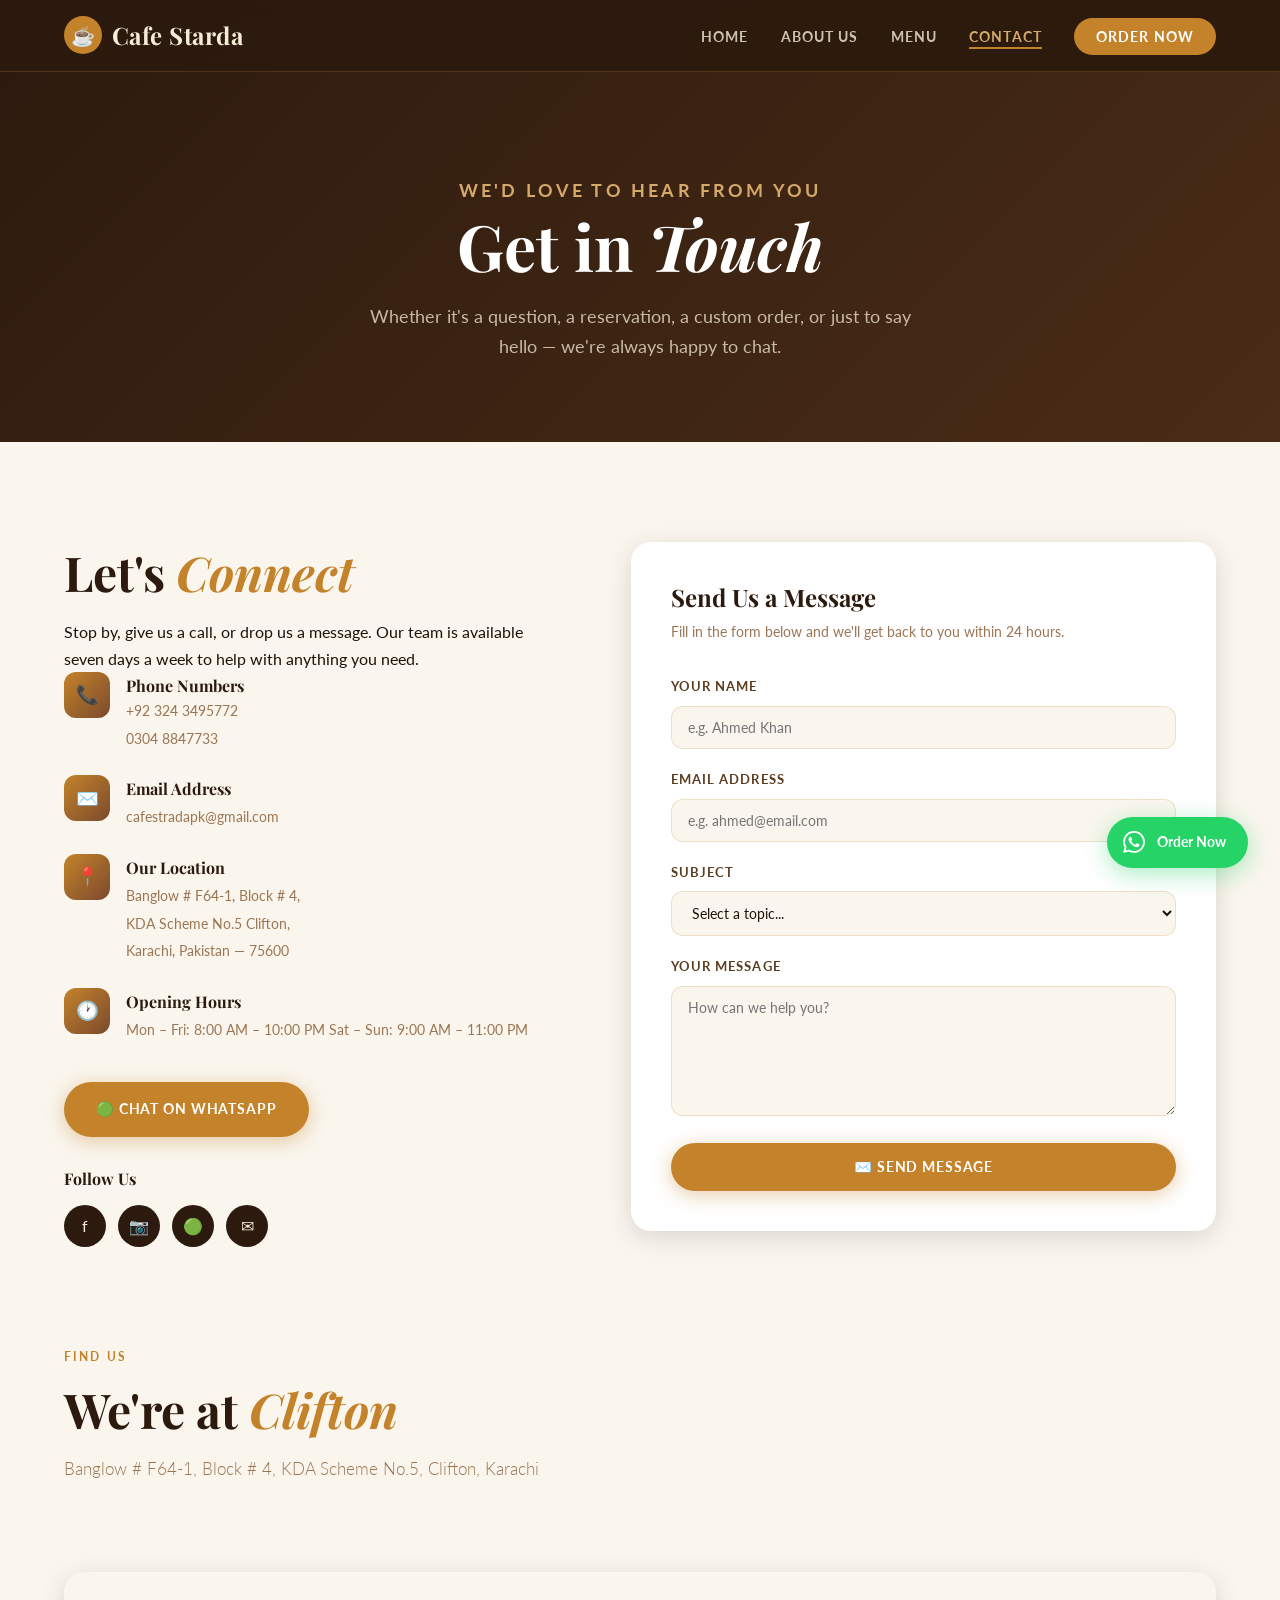
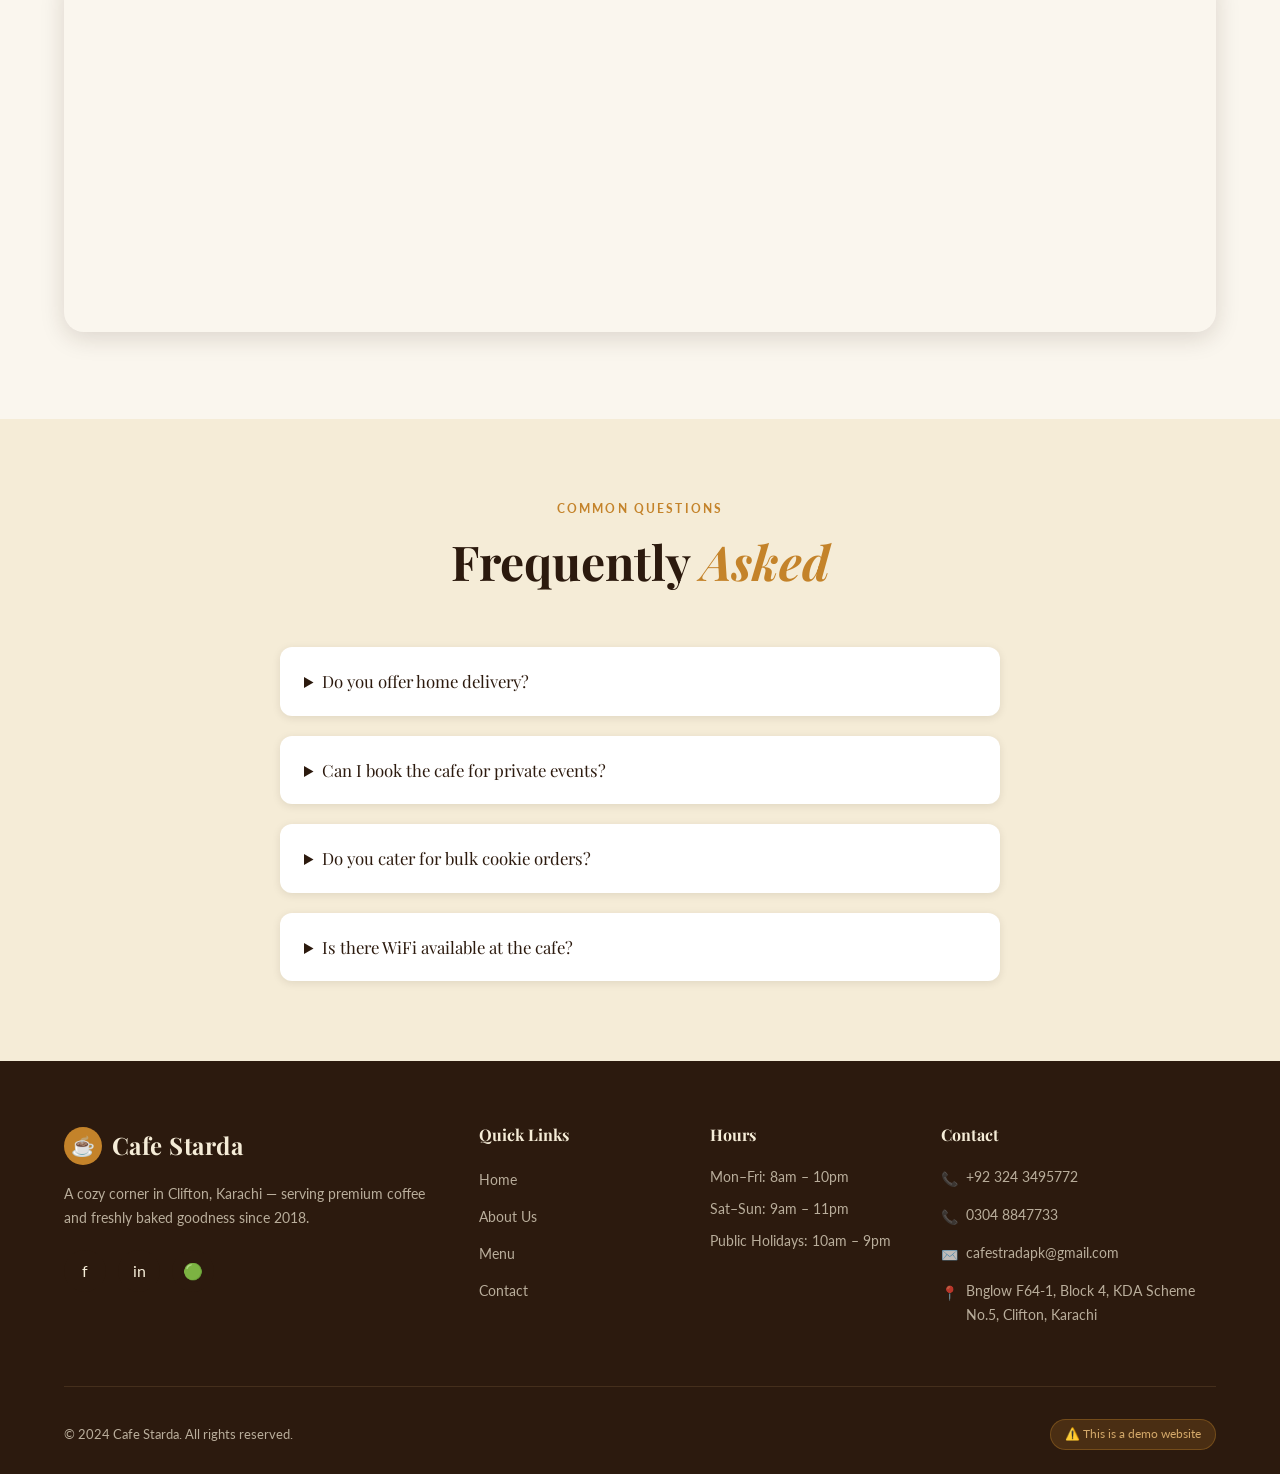
<file: contact.html>
<!DOCTYPE html>
<html lang="en">
<head>
  <meta charset="UTF-8" />
  <meta name="viewport" content="width=device-width, initial-scale=1.0" />
  <title>Contact — Cafe Starda</title>
  <link rel="stylesheet" href="style.css" />
  <link rel="icon" href="data:image/svg+xml,<svg xmlns='http://www.w3.org/2000/svg' viewBox='0 0 100 100'><text y='.9em' font-size='90'>☕</text></svg>" />
</head>
<body>

<!-- NAVBAR -->
<nav class="navbar">
  <a href="index.html" class="nav-logo">
    <div class="logo-icon">☕</div>
    Cafe Starda
  </a>
  <ul class="nav-links">
    <li><a href="index.html">Home</a></li>
    <li><a href="about.html">About Us</a></li>
    <li><a href="menu.html">Menu</a></li>
    <li><a href="contact.html">Contact</a></li>
    <li><a href="https://wa.me/923243495772" target="_blank" class="nav-cta">Order Now</a></li>
  </ul>
  <div class="nav-toggle">
    <span></span><span></span><span></span>
  </div>
</nav>

<!-- PAGE HERO -->
<div class="page-hero">
  <p class="section-label">We'd Love to Hear From You</p>
  <h1>Get in <em>Touch</em></h1>
  <p>Whether it's a question, a reservation, a custom order, or just to say hello — we're always happy to chat.</p>
</div>

<!-- CONTACT SECTION -->
<div class="contact-section">

  <!-- INFO SIDE -->
  <div class="animate">
    <h2 class="section-title">Let's <em>Connect</em></h2>
    <p>Stop by, give us a call, or drop us a message. Our team is available seven days a week to help with anything you need.</p>

    <div class="contact-details">

      <div class="contact-item">
        <div class="contact-icon-wrap">📞</div>
        <div class="contact-item-text">
          <strong>Phone Numbers</strong>
          <a href="tel:+923243495772" style="display:block;">+92 324 3495772</a>
          <a href="tel:03048847733">0304 8847733</a>
        </div>
      </div>

      <div class="contact-item">
        <div class="contact-icon-wrap">✉️</div>
        <div class="contact-item-text">
          <strong>Email Address</strong>
          <a href="mailto:cafestradapk@gmail.com">cafestradapk@gmail.com</a>
        </div>
      </div>

      <div class="contact-item">
        <div class="contact-icon-wrap">📍</div>
        <div class="contact-item-text">
          <strong>Our Location</strong>
          <span>Banglow # F64-1, Block # 4,<br>KDA Scheme No.5 Clifton,<br>Karachi, Pakistan — 75600</span>
        </div>
      </div>

      <div class="contact-item">
        <div class="contact-icon-wrap">🕐</div>
        <div class="contact-item-text">
          <strong>Opening Hours</strong>
          <span>Mon – Fri: 8:00 AM – 10:00 PM</span>
          <span>Sat – Sun: 9:00 AM – 11:00 PM</span>
        </div>
      </div>

    </div>

    <!-- QUICK WHATSAPP -->
    <a href="https://wa.me/923243495772?text=Hello%20Cafe%20Starda!%20I%20have%20a%20question." target="_blank" class="btn-primary" style="margin-bottom:2rem; display:inline-flex;">
      🟢 Chat on WhatsApp
    </a>

    <h3 style="font-size:1rem; color:var(--espresso); margin-bottom:1rem;">Follow Us</h3>
    <div class="social-links">
      <a href="#" class="social-link" title="Facebook">f</a>
      <a href="#" class="social-link" title="Instagram">📷</a>
      <a href="https://wa.me/923243495772" target="_blank" class="social-link" title="WhatsApp">🟢</a>
      <a href="mailto:cafestradapk@gmail.com" class="social-link" title="Email">✉</a>
    </div>
  </div>

  <!-- FORM SIDE -->
  <div class="contact-form-wrap animate">
    <h3>Send Us a Message</h3>
    <p>Fill in the form below and we'll get back to you within 24 hours.</p>

    <form id="contactForm" novalidate>

      <div class="form-group">
        <label for="name">Your Name</label>
        <input type="text" id="name" placeholder="e.g. Ahmed Khan" autocomplete="name" />
        <p class="form-error" id="nameError">Please enter your full name.</p>
      </div>

      <div class="form-group">
        <label for="email">Email Address</label>
        <input type="email" id="email" placeholder="e.g. ahmed@email.com" autocomplete="email" />
        <p class="form-error" id="emailError">Please enter a valid email address.</p>
      </div>

      <div class="form-group">
        <label for="subject">Subject</label>
        <select id="subject">
          <option value="">Select a topic...</option>
          <option>General Inquiry</option>
          <option>Order / Catering</option>
          <option>Feedback</option>
          <option>Reservation</option>
          <option>Other</option>
        </select>
      </div>

      <div class="form-group">
        <label for="message">Your Message</label>
        <textarea id="message" placeholder="How can we help you?"></textarea>
        <p class="form-error" id="messageError">Please write your message.</p>
      </div>

      <button type="submit" class="btn-primary" style="width:100%; justify-content:center;">
        ✉️ Send Message
      </button>

      <div class="form-success" id="formSuccess">
        ✅ Thank you! Your message has been sent. We'll reply within 24 hours.
      </div>

    </form>
  </div>
</div>

<!-- MAP -->
<div class="map-section animate">
  <div class="section-header" style="padding:0 0 2rem;">
    <p class="section-label">Find Us</p>
    <h2 class="section-title">We're at <em>Clifton</em></h2>
    <p class="section-desc">Banglow # F64-1, Block # 4, KDA Scheme No.5, Clifton, Karachi</p>
  </div>
  <!-- Google Maps embed for Clifton, Karachi -->
  <iframe
    src="https://www.google.com/maps/embed?pb=!1m18!1m12!1m3!1d3619.812738537476!2d67.02741281500905!3d24.808944984074396!2m3!1f0!2f0!3f0!3m2!1i1024!2i768!4f13.1!3m3!1m2!1s0x3eb33d5158b5d461%3A0x2fffc1ac4f6b92fe!2sClifton%20Block%204%2C%20Karachi!5e0!3m2!1sen!2spk!4v1680000000000!5m2!1sen!2spk"
    allowfullscreen
    loading="lazy"
    referrerpolicy="no-referrer-when-downgrade"
    title="Cafe Starda Location — Clifton, Karachi"
  ></iframe>
</div>

<!-- FAQ -->
<section style="padding:80px 5%; background:var(--cream);">
  <div class="section-header centered animate">
    <p class="section-label">Common Questions</p>
    <h2 class="section-title">Frequently <em>Asked</em></h2>
  </div>
  <div style="max-width:720px; margin:0 auto; display:flex; flex-direction:column; gap:1.25rem;">
    <details class="animate" style="background:var(--white); border-radius:var(--radius); padding:1.25rem 1.5rem; box-shadow:var(--shadow-sm); cursor:pointer;">
      <summary style="font-family:'Playfair Display',serif; font-size:1.05rem; color:var(--espresso); outline:none;">Do you offer home delivery?</summary>
      <p style="color:var(--text-light); font-size:.9rem; margin-top:.75rem; line-height:1.7;">Currently, we don't have in-house delivery, but you can order via WhatsApp and we'll help coordinate with local delivery services. Contact us for details!</p>
    </details>
    <details class="animate" style="background:var(--white); border-radius:var(--radius); padding:1.25rem 1.5rem; box-shadow:var(--shadow-sm); cursor:pointer;">
      <summary style="font-family:'Playfair Display',serif; font-size:1.05rem; color:var(--espresso); outline:none;">Can I book the cafe for private events?</summary>
      <p style="color:var(--text-light); font-size:.9rem; margin-top:.75rem; line-height:1.7;">Yes! We offer private event bookings for birthdays, bridal showers, corporate meetings, and more. Reach out via the contact form or WhatsApp for availability.</p>
    </details>
    <details class="animate" style="background:var(--white); border-radius:var(--radius); padding:1.25rem 1.5rem; box-shadow:var(--shadow-sm); cursor:pointer;">
      <summary style="font-family:'Playfair Display',serif; font-size:1.05rem; color:var(--espresso); outline:none;">Do you cater for bulk cookie orders?</summary>
      <p style="color:var(--text-light); font-size:.9rem; margin-top:.75rem; line-height:1.7;">Absolutely! We take bulk orders for cookie boxes, gifting, and corporate events. Minimum 24 hours notice required. WhatsApp us for pricing.</p>
    </details>
    <details class="animate" style="background:var(--white); border-radius:var(--radius); padding:1.25rem 1.5rem; box-shadow:var(--shadow-sm); cursor:pointer;">
      <summary style="font-family:'Playfair Display',serif; font-size:1.05rem; color:var(--espresso); outline:none;">Is there WiFi available at the cafe?</summary>
      <p style="color:var(--text-light); font-size:.9rem; margin-top:.75rem; line-height:1.7;">Yes, we have complimentary high-speed WiFi for all guests. Just ask our staff for the password when you arrive!</p>
    </details>
  </div>
</section>

<!-- FOOTER -->
<footer>
  <div class="footer-grid">
    <div class="footer-brand">
      <a href="index.html" class="nav-logo" style="margin-bottom:1rem; display:inline-flex;">
        <div class="logo-icon">☕</div>
        Cafe Starda
      </a>
      <p>A cozy corner in Clifton, Karachi — serving premium coffee and freshly baked goodness since 2018.</p>
      <div class="social-links">
        <a href="#" class="social-link">f</a>
        <a href="#" class="social-link">in</a>
        <a href="https://wa.me/923243495772" target="_blank" class="social-link">🟢</a>
      </div>
    </div>
    <div class="footer-col">
      <h4>Quick Links</h4>
      <ul>
        <li><a href="index.html">Home</a></li>
        <li><a href="about.html">About Us</a></li>
        <li><a href="menu.html">Menu</a></li>
        <li><a href="contact.html">Contact</a></li>
      </ul>
    </div>
    <div class="footer-col">
      <h4>Hours</h4>
      <ul>
        <li style="font-size:.875rem; margin-bottom:.5rem;">Mon–Fri: 8am – 10pm</li>
        <li style="font-size:.875rem; margin-bottom:.5rem;">Sat–Sun: 9am – 11pm</li>
        <li style="font-size:.875rem;">Public Holidays: 10am – 9pm</li>
      </ul>
    </div>
    <div class="footer-col">
      <h4>Contact</h4>
      <div class="footer-contact-item"><span>📞</span><a href="tel:+923243495772" style="color:rgba(245,236,215,.7)">+92 324 3495772</a></div>
      <div class="footer-contact-item"><span>📞</span><a href="tel:03048847733" style="color:rgba(245,236,215,.7)">0304 8847733</a></div>
      <div class="footer-contact-item"><span>✉️</span><a href="mailto:cafestradapk@gmail.com" style="color:rgba(245,236,215,.7)">cafestradapk@gmail.com</a></div>
      <div class="footer-contact-item"><span>📍</span><span>Bnglow F64-1, Block 4, KDA Scheme No.5, Clifton, Karachi</span></div>
    </div>
  </div>
  <div class="footer-bottom">
    <p>© 2024 Cafe Starda. All rights reserved.</p>
    <span class="demo-notice">⚠️ This is a demo website</span>
  </div>
</footer>

<!-- WHATSAPP FLOAT -->
<a href="https://wa.me/923243495772?text=Hello%20Cafe%20Starda!%20I'd%20like%20to%20order." target="_blank" class="wa-float">
  <svg viewBox="0 0 24 24"><path d="M17.472 14.382c-.297-.149-1.758-.867-2.03-.967-.273-.099-.471-.148-.67.15-.197.297-.767.966-.94 1.164-.173.199-.347.223-.644.075-.297-.15-1.255-.463-2.39-1.475-.883-.788-1.48-1.761-1.653-2.059-.173-.297-.018-.458.13-.606.134-.133.298-.347.446-.52.149-.174.198-.298.298-.497.099-.198.05-.371-.025-.52-.075-.149-.669-1.612-.916-2.207-.242-.579-.487-.5-.669-.51-.173-.008-.371-.01-.57-.01-.198 0-.52.074-.792.372-.272.297-1.04 1.016-1.04 2.479 0 1.462 1.065 2.875 1.213 3.074.149.198 2.096 3.2 5.077 4.487.709.306 1.262.489 1.694.625.712.227 1.36.195 1.871.118.571-.085 1.758-.719 2.006-1.413.248-.694.248-1.289.173-1.413-.074-.124-.272-.198-.57-.347m-5.421 7.403h-.004a9.87 9.87 0 01-5.031-1.378l-.361-.214-3.741.982.998-3.648-.235-.374a9.86 9.86 0 01-1.51-5.26c.001-5.45 4.436-9.884 9.888-9.884 2.64 0 5.122 1.03 6.988 2.898a9.825 9.825 0 012.893 6.994c-.003 5.45-4.437 9.884-9.885 9.884m8.413-18.297A11.815 11.815 0 0012.05 0C5.495 0 .16 5.335.157 11.892c0 2.096.547 4.142 1.588 5.945L.057 24l6.305-1.654a11.882 11.882 0 005.683 1.448h.005c6.554 0 11.89-5.335 11.893-11.893a11.821 11.821 0 00-3.48-8.413z"/></svg>
  <span class="wa-text">Order Now</span>
</a>

<script src="script.js"></script>
</body>
</html>
</file>
<file: style.css>
/* ===== FONTS ===== */
@import url('https://fonts.googleapis.com/css2?family=Playfair+Display:ital,wght@0,400;0,600;0,700;1,400&family=Lato:wght@300;400;700&display=swap');

/* ===== RESET & BASE ===== */
*, *::before, *::after { box-sizing: border-box; margin: 0; padding: 0; }

:root {
  --espresso:   #2C1A0E;
  --roast:      #4A2C17;
  --mocha:      #7B4A2D;
  --caramel:    #C4832A;
  --latte:      #D4A96A;
  --cream:      #F5ECD7;
  --parchment:  #FAF6EE;
  --white:      #FFFFFF;
  --text-dark:  #1E1209;
  --text-mid:   #5C3D20;
  --text-light: #9C7653;
  --shadow-sm:  0 2px 8px rgba(44,26,14,0.10);
  --shadow-md:  0 6px 24px rgba(44,26,14,0.15);
  --shadow-lg:  0 12px 48px rgba(44,26,14,0.20);
  --radius:     12px;
  --radius-lg:  20px;
  --transition: 0.3s cubic-bezier(.4,0,.2,1);
}

html { scroll-behavior: smooth; font-size: 16px; }

body {
  font-family: 'Lato', sans-serif;
  background: var(--parchment);
  color: var(--text-dark);
  line-height: 1.7;
  overflow-x: hidden;
}

h1, h2, h3, h4 { font-family: 'Playfair Display', serif; line-height: 1.25; }
a { text-decoration: none; color: inherit; }
img { display: block; max-width: 100%; }
ul { list-style: none; }

/* ===== SCROLLBAR ===== */
::-webkit-scrollbar { width: 6px; }
::-webkit-scrollbar-track { background: var(--cream); }
::-webkit-scrollbar-thumb { background: var(--caramel); border-radius: 3px; }

/* ===== NAVBAR ===== */
.navbar {
  position: fixed; top: 0; left: 0; right: 0; z-index: 1000;
  background: rgba(44, 26, 14, 0.97);
  backdrop-filter: blur(12px);
  padding: 0 5%;
  display: flex; align-items: center; justify-content: space-between;
  height: 72px;
  border-bottom: 1px solid rgba(196,131,42,0.25);
  transition: background var(--transition), box-shadow var(--transition);
}
.navbar.scrolled { box-shadow: var(--shadow-lg); }

.nav-logo {
  display: flex; align-items: center; gap: 10px;
  font-family: 'Playfair Display', serif;
  font-size: 1.5rem; font-weight: 700;
  color: var(--cream);
  letter-spacing: 0.02em;
}
.nav-logo .logo-icon {
  width: 38px; height: 38px;
  background: var(--caramel);
  border-radius: 50%;
  display: flex; align-items: center; justify-content: center;
  font-size: 1.2rem;
}

.nav-links {
  display: flex; align-items: center; gap: 2rem;
}
.nav-links a {
  color: rgba(245,236,215,0.8);
  font-size: 0.875rem;
  font-weight: 700;
  letter-spacing: 0.08em;
  text-transform: uppercase;
  position: relative;
  padding: 4px 0;
  transition: color var(--transition);
}
.nav-links a::after {
  content: '';
  position: absolute; bottom: 0; left: 0;
  width: 0; height: 2px;
  background: var(--caramel);
  transition: width var(--transition);
}
.nav-links a:hover, .nav-links a.active { color: var(--latte); }
.nav-links a:hover::after, .nav-links a.active::after { width: 100%; }

.nav-cta {
  background: var(--caramel);
  color: var(--white) !important;
  padding: 10px 22px !important;
  border-radius: 50px;
  font-weight: 700 !important;
  transition: background var(--transition), transform var(--transition) !important;
}
.nav-cta:hover { background: var(--mocha) !important; transform: translateY(-1px); }
.nav-cta::after { display: none !important; }

.nav-toggle {
  display: none;
  flex-direction: column; gap: 5px;
  cursor: pointer; padding: 4px;
}
.nav-toggle span {
  display: block; width: 26px; height: 2px;
  background: var(--cream);
  border-radius: 2px;
  transition: all var(--transition);
}
.nav-toggle.active span:nth-child(1) { transform: rotate(45deg) translate(5px, 5px); }
.nav-toggle.active span:nth-child(2) { opacity: 0; }
.nav-toggle.active span:nth-child(3) { transform: rotate(-45deg) translate(5px, -5px); }

/* ===== HERO ===== */
.hero {
  min-height: 100vh;
  position: relative;
  display: flex; align-items: center;
  overflow: hidden;
  background: var(--espresso);
}
.hero-bg {
  position: absolute; inset: 0;
  background:
    linear-gradient(to bottom right, rgba(44,26,14,0.75) 0%, rgba(74,44,23,0.55) 100%),
    url('https://images.unsplash.com/photo-1501339847302-ac426a4a7cbb?w=1600&q=80') center/cover no-repeat;
  transform: scale(1.05);
  animation: heroZoom 8s ease forwards;
}
@keyframes heroZoom { to { transform: scale(1); } }
.hero-overlay {
  position: absolute; inset: 0;
  background: radial-gradient(ellipse at 30% 50%, rgba(196,131,42,0.12) 0%, transparent 70%);
}

.hero-content {
  position: relative; z-index: 2;
  max-width: 700px;
  padding: 0 5%;
  margin-top: 72px;
  animation: fadeUp 1s 0.3s both;
}
.hero-badge {
  display: inline-flex; align-items: center; gap: 8px;
  background: rgba(196,131,42,0.2);
  border: 1px solid rgba(196,131,42,0.4);
  color: var(--latte);
  font-size: 0.8rem; font-weight: 700;
  letter-spacing: 0.12em; text-transform: uppercase;
  padding: 6px 16px; border-radius: 50px;
  margin-bottom: 1.5rem;
}
.hero h1 {
  font-size: clamp(2.8rem, 6vw, 5rem);
  color: var(--white);
  font-weight: 700;
  margin-bottom: 1.25rem;
  line-height: 1.15;
}
.hero h1 em { color: var(--latte); font-style: italic; }
.hero p {
  font-size: 1.15rem;
  color: rgba(245,236,215,0.8);
  max-width: 520px;
  margin-bottom: 2.5rem;
  font-weight: 300;
}
.hero-actions { display: flex; gap: 1rem; flex-wrap: wrap; }

.btn-primary {
  display: inline-flex; align-items: center; gap: 8px;
  background: var(--caramel);
  color: var(--white);
  font-family: 'Lato', sans-serif;
  font-weight: 700; font-size: 0.9rem;
  letter-spacing: 0.06em; text-transform: uppercase;
  padding: 15px 32px; border-radius: 50px;
  border: none; cursor: pointer;
  transition: all var(--transition);
  box-shadow: 0 4px 20px rgba(196,131,42,0.4);
}
.btn-primary:hover {
  background: var(--mocha);
  transform: translateY(-2px);
  box-shadow: 0 8px 28px rgba(196,131,42,0.45);
}

.btn-outline {
  display: inline-flex; align-items: center; gap: 8px;
  background: transparent;
  color: var(--cream);
  font-family: 'Lato', sans-serif;
  font-weight: 700; font-size: 0.9rem;
  letter-spacing: 0.06em; text-transform: uppercase;
  padding: 14px 32px; border-radius: 50px;
  border: 1.5px solid rgba(245,236,215,0.4);
  cursor: pointer;
  transition: all var(--transition);
}
.btn-outline:hover {
  border-color: var(--latte);
  color: var(--latte);
  background: rgba(212,169,106,0.1);
}

.hero-scroll {
  position: absolute; bottom: 2.5rem; left: 50%;
  transform: translateX(-50%);
  color: rgba(245,236,215,0.5);
  font-size: 0.75rem; font-weight: 700;
  letter-spacing: 0.12em; text-transform: uppercase;
  display: flex; flex-direction: column; align-items: center; gap: 8px;
  animation: bounce 2s infinite;
}
.hero-scroll span { font-size: 1.1rem; }
@keyframes bounce {
  0%, 100% { transform: translateX(-50%) translateY(0); }
  50% { transform: translateX(-50%) translateY(8px); }
}

/* ===== SECTIONS ===== */
section { padding: 100px 5%; }
.section-label {
  font-size: 0.75rem; font-weight: 700;
  letter-spacing: 0.18em; text-transform: uppercase;
  color: var(--caramel);
  margin-bottom: 0.75rem;
}
.section-title {
  font-size: clamp(2rem, 4vw, 3rem);
  color: var(--espresso);
  margin-bottom: 1rem;
}
.section-title em { color: var(--caramel); font-style: italic; }
.section-desc {
  font-size: 1.05rem;
  color: var(--text-light);
  max-width: 560px;
  font-weight: 300;
}
.section-header { margin-bottom: 3.5rem; }
.section-header.centered { text-align: center; }
.section-header.centered .section-desc { margin: 0 auto; }

/* ===== FEATURES ===== */
.features { background: var(--cream); }
.features-grid {
  display: grid;
  grid-template-columns: repeat(auto-fit, minmax(240px, 1fr));
  gap: 2rem;
}
.feature-card {
  background: var(--white);
  border-radius: var(--radius-lg);
  padding: 2.5rem 2rem;
  text-align: center;
  box-shadow: var(--shadow-sm);
  transition: transform var(--transition), box-shadow var(--transition);
  border: 1px solid rgba(196,131,42,0.08);
}
.feature-card:hover {
  transform: translateY(-6px);
  box-shadow: var(--shadow-md);
}
.feature-icon {
  width: 64px; height: 64px;
  background: linear-gradient(135deg, var(--caramel), var(--mocha));
  border-radius: 16px;
  display: flex; align-items: center; justify-content: center;
  font-size: 1.75rem;
  margin: 0 auto 1.25rem;
}
.feature-card h3 {
  font-size: 1.15rem;
  color: var(--espresso);
  margin-bottom: 0.5rem;
}
.feature-card p { font-size: 0.9rem; color: var(--text-light); }

/* ===== ABOUT PREVIEW ===== */
.about-preview {
  display: grid;
  grid-template-columns: 1fr 1fr;
  gap: 5rem;
  align-items: center;
}
.about-img-wrap {
  position: relative;
}
.about-img-main {
  width: 100%; height: 480px;
  border-radius: var(--radius-lg);
  object-fit: cover;
  box-shadow: var(--shadow-lg);
}
.about-img-badge {
  position: absolute;
  bottom: -1.5rem; right: -1.5rem;
  background: var(--caramel);
  color: var(--white);
  border-radius: var(--radius);
  padding: 1.25rem 1.5rem;
  text-align: center;
  box-shadow: var(--shadow-md);
}
.about-img-badge strong { display: block; font-size: 2rem; font-family: 'Playfair Display', serif; }
.about-img-badge span { font-size: 0.8rem; opacity: 0.9; }
.about-text .section-desc { margin-bottom: 2rem; }
.about-stats {
  display: flex; gap: 2rem;
  margin-top: 2rem;
}
.stat strong { display: block; font-size: 2rem; font-family: 'Playfair Display', serif; color: var(--caramel); }
.stat span { font-size: 0.8rem; color: var(--text-light); text-transform: uppercase; letter-spacing: 0.06em; }

/* ===== TESTIMONIALS ===== */
.testimonials { background: var(--espresso); }
.testimonials .section-label { color: var(--latte); }
.testimonials .section-title { color: var(--cream); }
.testimonials-grid {
  display: grid;
  grid-template-columns: repeat(auto-fit, minmax(280px, 1fr));
  gap: 2rem;
}
.testimonial-card {
  background: rgba(255,255,255,0.06);
  border: 1px solid rgba(212,169,106,0.2);
  border-radius: var(--radius-lg);
  padding: 2rem;
  transition: background var(--transition);
}
.testimonial-card:hover { background: rgba(255,255,255,0.1); }
.stars { color: var(--caramel); font-size: 1rem; margin-bottom: 1rem; }
.testimonial-card p { color: rgba(245,236,215,0.85); font-style: italic; margin-bottom: 1.25rem; font-size: 0.95rem; }
.testimonial-author { display: flex; align-items: center; gap: 0.75rem; }
.author-avatar {
  width: 44px; height: 44px;
  border-radius: 50%;
  background: var(--caramel);
  display: flex; align-items: center; justify-content: center;
  font-family: 'Playfair Display', serif;
  font-weight: 700; color: var(--white);
}
.author-info strong { display: block; color: var(--cream); font-size: 0.9rem; }
.author-info span { font-size: 0.8rem; color: var(--latte); }

/* ===== ABOUT PAGE ===== */
.page-hero {
  padding: 160px 5% 80px;
  background: linear-gradient(135deg, var(--espresso) 0%, var(--roast) 100%);
  text-align: center;
  position: relative;
  overflow: hidden;
}
.page-hero::before {
  content: '';
  position: absolute; inset: 0;
  background: url('https://images.unsplash.com/photo-1495474472287-4d71bcdd2085?w=1400&q=60') center/cover;
  opacity: 0.12;
}
.page-hero .section-label { color: var(--latte); }
.page-hero h1 { color: var(--white); font-size: clamp(2.5rem, 5vw, 4rem); position: relative; }
.page-hero p { color: rgba(245,236,215,0.75); max-width: 580px; margin: 1rem auto 0; font-size: 1.1rem; position: relative; }

.story-section {
  display: grid;
  grid-template-columns: 1fr 1fr;
  gap: 5rem;
  align-items: center;
  padding: 100px 5%;
}
.story-img {
  width: 100%; height: 500px;
  object-fit: cover;
  border-radius: var(--radius-lg);
  box-shadow: var(--shadow-lg);
}
.story-text h2 { margin-bottom: 1.25rem; }
.story-text p { color: var(--text-light); margin-bottom: 1rem; font-size: 0.97rem; }

.values-section { background: var(--cream); }
.values-grid {
  display: grid;
  grid-template-columns: repeat(auto-fit, minmax(220px, 1fr));
  gap: 2rem;
}
.value-card {
  background: var(--white);
  border-radius: var(--radius);
  padding: 2rem;
  border-left: 4px solid var(--caramel);
  box-shadow: var(--shadow-sm);
  transition: transform var(--transition);
}
.value-card:hover { transform: translateX(4px); }
.value-card h3 { color: var(--espresso); margin-bottom: 0.5rem; font-size: 1.1rem; }
.value-card p { font-size: 0.9rem; color: var(--text-light); }

.team-section {}
.team-grid {
  display: grid;
  grid-template-columns: repeat(auto-fit, minmax(220px, 1fr));
  gap: 2rem;
}
.team-card {
  text-align: center;
  background: var(--white);
  border-radius: var(--radius-lg);
  padding: 2rem 1.5rem;
  box-shadow: var(--shadow-sm);
  transition: transform var(--transition), box-shadow var(--transition);
}
.team-card:hover { transform: translateY(-6px); box-shadow: var(--shadow-md); }
.team-avatar {
  width: 90px; height: 90px;
  border-radius: 50%;
  background: linear-gradient(135deg, var(--caramel), var(--mocha));
  display: flex; align-items: center; justify-content: center;
  font-size: 2.5rem;
  margin: 0 auto 1rem;
}
.team-card h3 { color: var(--espresso); margin-bottom: 0.25rem; }
.team-card .role { font-size: 0.85rem; color: var(--caramel); font-weight: 700; text-transform: uppercase; letter-spacing: 0.06em; }

/* ===== MENU PAGE ===== */
.menu-section { padding: 100px 5%; }
.menu-tabs {
  display: flex; gap: 1rem;
  margin-bottom: 3rem;
  flex-wrap: wrap;
}
.menu-tab {
  padding: 10px 28px;
  border-radius: 50px;
  border: 2px solid var(--caramel);
  background: transparent;
  color: var(--caramel);
  font-family: 'Lato', sans-serif;
  font-weight: 700; font-size: 0.85rem;
  letter-spacing: 0.06em; text-transform: uppercase;
  cursor: pointer;
  transition: all var(--transition);
}
.menu-tab.active, .menu-tab:hover {
  background: var(--caramel);
  color: var(--white);
}

.menu-category { margin-bottom: 4rem; }
.menu-category h2 {
  font-size: 1.8rem;
  color: var(--espresso);
  margin-bottom: 0.5rem;
  padding-bottom: 1rem;
  border-bottom: 2px solid var(--cream);
}

.menu-grid {
  display: grid;
  grid-template-columns: repeat(auto-fill, minmax(280px, 1fr));
  gap: 1.75rem;
  margin-top: 2rem;
}
.menu-card {
  background: var(--white);
  border-radius: var(--radius-lg);
  overflow: hidden;
  box-shadow: var(--shadow-sm);
  border: 1px solid rgba(196,131,42,0.08);
  transition: transform var(--transition), box-shadow var(--transition);
}
.menu-card:hover {
  transform: translateY(-6px);
  box-shadow: var(--shadow-md);
}
.menu-card-img {
  width: 100%; height: 200px;
  object-fit: cover;
  transition: transform var(--transition);
}
.menu-card:hover .menu-card-img { transform: scale(1.04); }
.menu-card-img-wrap { overflow: hidden; }
.menu-card-body { padding: 1.25rem 1.25rem 1.5rem; }
.menu-card-body h3 { font-size: 1.1rem; color: var(--espresso); margin-bottom: 0.3rem; }
.menu-card-body p { font-size: 0.875rem; color: var(--text-light); margin-bottom: 1rem; }
.menu-card-footer {
  display: flex; align-items: center; justify-content: space-between;
}
.menu-price {
  font-family: 'Playfair Display', serif;
  font-size: 1.25rem;
  color: var(--caramel);
  font-weight: 700;
}
.menu-order-btn {
  background: var(--espresso);
  color: var(--white);
  border: none; cursor: pointer;
  padding: 8px 18px;
  border-radius: 50px;
  font-family: 'Lato', sans-serif;
  font-size: 0.8rem; font-weight: 700;
  transition: background var(--transition);
}
.menu-order-btn:hover { background: var(--caramel); }

/* ===== CONTACT PAGE ===== */
.contact-section {
  display: grid;
  grid-template-columns: 1fr 1.2fr;
  gap: 5rem;
  padding: 100px 5%;
  align-items: start;
}
.contact-info h2 { font-size: 2.2rem; color: var(--espresso); margin-bottom: 0.75rem; }
.contact-info > p { color: var(--text-light); margin-bottom: 2.5rem; }

.contact-details { display: flex; flex-direction: column; gap: 1.5rem; margin-bottom: 2.5rem; }
.contact-item {
  display: flex; align-items: flex-start; gap: 1rem;
}
.contact-icon-wrap {
  width: 46px; height: 46px;
  background: linear-gradient(135deg, var(--caramel), var(--mocha));
  border-radius: 12px;
  display: flex; align-items: center; justify-content: center;
  font-size: 1.15rem;
  flex-shrink: 0;
}
.contact-item-text strong { display: block; color: var(--espresso); font-family: 'Playfair Display', serif; }
.contact-item-text span, .contact-item-text a {
  font-size: 0.9rem; color: var(--text-light);
  transition: color var(--transition);
}
.contact-item-text a:hover { color: var(--caramel); }

.social-links { display: flex; gap: 0.75rem; }
.social-link {
  width: 42px; height: 42px;
  background: var(--espresso);
  color: var(--cream);
  border-radius: 50%;
  display: flex; align-items: center; justify-content: center;
  font-size: 1rem;
  transition: background var(--transition), transform var(--transition);
}
.social-link:hover { background: var(--caramel); transform: translateY(-2px); }

.contact-form-wrap {
  background: var(--white);
  border-radius: var(--radius-lg);
  padding: 2.5rem;
  box-shadow: var(--shadow-md);
}
.contact-form-wrap h3 {
  font-size: 1.5rem;
  color: var(--espresso);
  margin-bottom: 0.5rem;
}
.contact-form-wrap > p { color: var(--text-light); font-size: 0.9rem; margin-bottom: 2rem; }

.form-group { margin-bottom: 1.25rem; }
.form-group label {
  display: block;
  font-size: 0.8rem; font-weight: 700;
  letter-spacing: 0.08em; text-transform: uppercase;
  color: var(--text-mid);
  margin-bottom: 0.5rem;
}
.form-group input,
.form-group textarea,
.form-group select {
  width: 100%;
  padding: 12px 16px;
  border: 1.5px solid rgba(196,131,42,0.2);
  border-radius: var(--radius);
  background: var(--parchment);
  font-family: 'Lato', sans-serif;
  font-size: 0.9rem;
  color: var(--text-dark);
  outline: none;
  transition: border-color var(--transition), box-shadow var(--transition);
}
.form-group input:focus,
.form-group textarea:focus,
.form-group select:focus {
  border-color: var(--caramel);
  box-shadow: 0 0 0 3px rgba(196,131,42,0.12);
}
.form-group textarea { min-height: 130px; resize: vertical; }
.form-error {
  font-size: 0.78rem;
  color: #c0392b;
  margin-top: 0.35rem;
  display: none;
}
.form-error.visible { display: block; }
.form-success {
  background: rgba(39,174,96,0.12);
  border: 1px solid rgba(39,174,96,0.3);
  color: #1e8449;
  border-radius: var(--radius);
  padding: 1rem 1.25rem;
  font-size: 0.9rem;
  margin-top: 1rem;
  display: none;
}
.form-success.visible { display: block; }

/* ===== MAP EMBED ===== */
.map-section { padding: 0 5% 80px; }
.map-section iframe {
  width: 100%; height: 360px;
  border-radius: var(--radius-lg);
  border: none;
  box-shadow: var(--shadow-md);
}

/* ===== FOOTER ===== */
footer {
  background: var(--espresso);
  color: rgba(245,236,215,0.7);
  padding: 4rem 5% 1.5rem;
}
.footer-grid {
  display: grid;
  grid-template-columns: 2fr 1fr 1fr 1.5fr;
  gap: 3rem;
  padding-bottom: 3rem;
  border-bottom: 1px solid rgba(212,169,106,0.15);
  margin-bottom: 2rem;
}
.footer-brand .nav-logo { margin-bottom: 1rem; }
.footer-brand p { font-size: 0.875rem; line-height: 1.7; margin-bottom: 1.25rem; }
.footer-col h4 {
  font-family: 'Playfair Display', serif;
  color: var(--cream);
  font-size: 1rem;
  margin-bottom: 1.25rem;
}
.footer-col ul li { margin-bottom: 0.6rem; }
.footer-col ul li a {
  font-size: 0.875rem;
  transition: color var(--transition);
}
.footer-col ul li a:hover { color: var(--latte); }
.footer-contact-item {
  display: flex; align-items: flex-start; gap: 8px;
  font-size: 0.875rem; margin-bottom: 0.75rem;
}
.footer-contact-item span:first-child { flex-shrink: 0; margin-top: 2px; }

.footer-bottom {
  display: flex; align-items: center; justify-content: space-between;
  flex-wrap: wrap; gap: 1rem;
}
.footer-bottom p { font-size: 0.8rem; }
.demo-notice {
  display: inline-block;
  background: rgba(196,131,42,0.2);
  border: 1px solid rgba(196,131,42,0.35);
  color: var(--latte);
  font-size: 0.75rem;
  padding: 4px 14px;
  border-radius: 50px;
}

/* ===== WHATSAPP FLOAT ===== */
.wa-float {
  position: fixed; bottom: 2rem; right: 2rem; z-index: 999;
  display: flex; align-items: center; gap: 12px;
  background: #25D366;
  color: var(--white);
  border-radius: 50px;
  padding: 14px 22px 14px 16px;
  box-shadow: 0 6px 24px rgba(37,211,102,0.4);
  font-weight: 700; font-size: 0.85rem;
  transition: all var(--transition);
  text-decoration: none;
}
.wa-float:hover {
  transform: translateY(-3px);
  box-shadow: 0 10px 32px rgba(37,211,102,0.5);
}
.wa-float svg { width: 22px; height: 22px; fill: currentColor; }
.wa-float .wa-text { display: block; }

/* ===== ANIMATIONS ===== */
@keyframes fadeUp {
  from { opacity: 0; transform: translateY(30px); }
  to   { opacity: 1; transform: translateY(0); }
}
.animate {
  opacity: 0;
  transform: translateY(24px);
  transition: opacity 0.6s ease, transform 0.6s ease;
}
.animate.visible { opacity: 1; transform: translateY(0); }

/* ===== RESPONSIVE ===== */
@media (max-width: 900px) {
  .about-preview, .story-section { grid-template-columns: 1fr; gap: 3rem; }
  .about-img-badge { right: 1rem; bottom: 1rem; }
  .contact-section { grid-template-columns: 1fr; gap: 3rem; }
  .footer-grid { grid-template-columns: 1fr 1fr; gap: 2rem; }
  .about-stats { gap: 1.5rem; }
}

@media (max-width: 640px) {
  section { padding: 70px 5%; }
  .nav-links {
    position: fixed; top: 72px; left: 0; right: 0;
    background: var(--espresso);
    flex-direction: column; gap: 0;
    padding: 1rem 0 1.5rem;
    transform: translateY(-110%);
    transition: transform var(--transition);
    border-bottom: 2px solid rgba(196,131,42,0.3);
  }
  .nav-links.open { transform: translateY(0); }
  .nav-links a { padding: 12px 5%; width: 100%; font-size: 0.9rem; }
  .nav-toggle { display: flex; }
  .nav-cta { margin: 12px 5% 0; border-radius: 8px !important; }
  .footer-grid { grid-template-columns: 1fr; gap: 2rem; }
  .footer-bottom { flex-direction: column; align-items: flex-start; }
  .wa-float .wa-text { display: none; }
  .wa-float { padding: 15px; border-radius: 50%; }
  .hero h1 { font-size: 2.5rem; }
  .hero-actions { flex-direction: column; }
  .btn-primary, .btn-outline { width: 100%; justify-content: center; }
  .menu-grid { grid-template-columns: 1fr; }
}
</file>
